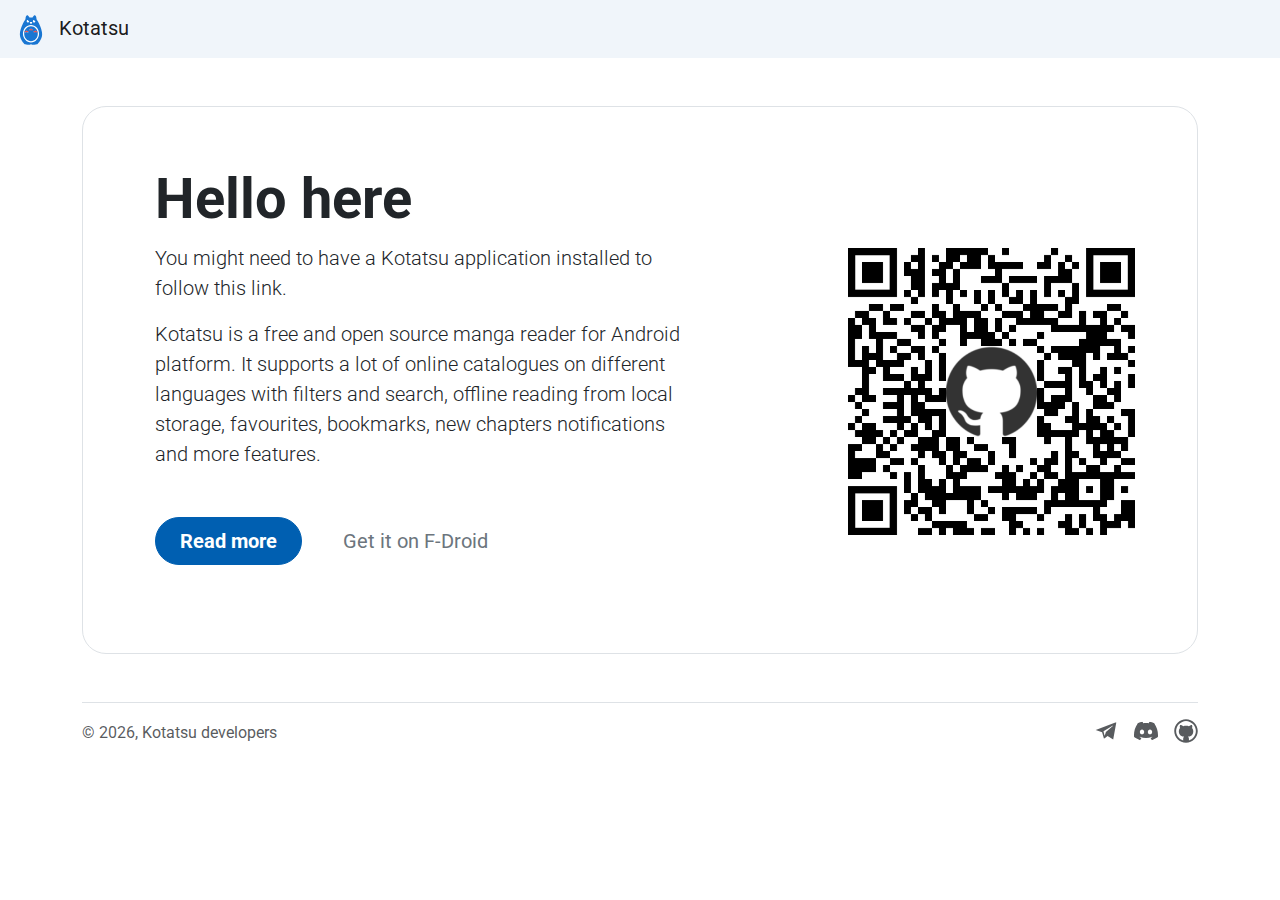
<file: manga.htm>
<!DOCTYPE html>
<html lang="en">
<head>
    <meta charset="utf-8">
    <meta name="viewport" content="width=device-width, initial-scale=1">
    <title>Kotatsu - Manga reader for Android</title>
    <meta name="description" content="Kotatsu free manga reader android app">
    <meta name="keywords" content="Kotatsu android, manga reader, android manga reader app, manga reader apk">
    <meta name="google-site-verification" content="93kb7WZgs5YW4gg26bzuDnDe165jxgqNlnVOR1VwDUM"/>
    <meta name="theme-color" content="#D3E3FF">
    <link rel="apple-touch-icon" sizes="180x180" href="apple-touch-icon.png">
    <link rel="icon" type="image/png" sizes="32x32" href="favicon-32x32.png">
    <link rel="icon" type="image/png" sizes="16x16" href="favicon-16x16.png">
    <link rel="manifest" href="site.webmanifest">
    <link href="css/bootstrap.css" rel="stylesheet">
    <style>
        .bi {
            vertical-align: -.125em;
            opacity: 0.75;
            width: 24px;
            height: 24px;
        }
    </style>
</head>
<body>
<nav id="navbar_main" class="navbar bg-light px-3 sticky-md-top">
	<span class="navbar-brand">
		<img src="img/icon4_retro.svg" alt="kotatsu icon" width="30" class="d-inline-block">
		<span class="ms-2 mt-1">Kotatsu</span>
	</span>
</nav>
<div data-bs-spy="scroll" data-bs-target="#navbar_main" data-bs-root-margin="0px 0px -40%"
     data-bs-smooth-scroll="true" class="container" tabindex="0">
    <section id="section_android"
             class="row p-3 p-md-4 pb-0 pe-lg-0 pt-lg-5 align-items-center m-1 mt-3 m-md-0 mt-md-5 rounded-4 border">
        <div class="col-lg-7 p-3 p-lg-5 pt-lg-3">
            <h1 class="display-4 fw-bold lh-1">Hello here</h1>
            <p class="lead mt-3">You might need to have a Kotatsu application installed to follow this link.</p>
            <p class="lead mt-3">Kotatsu is a free and open source manga reader for Android platform. It supports a lot
                of online catalogues on different languages with filters and search, offline reading from local storage,
                favourites, bookmarks, new chapters notifications and more features.</p>
            <div class="d-grid gap-2 d-md-flex justify-content-md-start mb-md-4 mb-lg-3 mt-3 mt-md-5">
                <a type="button" class="btn btn-primary btn-lg px-4 me-md-2 fw-bold d-none d-md-inline-block"
                   href="https://github.com/KotatsuApp/Kotatsu">Read more
                </a>
                <a type="button" class="btn btn-primary btn-lg px-4 me-md-2 fw-bold d-inline-block d-md-none"
                   href="https://github.com/KotatsuApp/Kotatsu/releases/latest">Download from GitHub
                </a>
                <a class="btn btn-link btn-lg px-4"
                   href="https://f-droid.org/packages/org.koitharu.kotatsu">Get it on F-Droid</a>
            </div>
        </div>
        <div class="d-none d-md-block col-lg-4 offset-lg-1 p-0 overflow-hidden text-center pe-md-4 pe-lg-5">
            <a href="https://github.com/KotatsuApp/Kotatsu/releases/latest">
                <img class="img-fluid" alt="ithub release qr code" src="img/qr-code.png"/>
            </a>
        </div>
    </section>
    <footer class="d-flex flex-wrap justify-content-between align-items-center py-3 my-4 mt-lg-5 border-top">
        <div class="col-md-4 d-flex align-items-center">
            <span class="mb-3 mb-md-0 text-muted">&copy; <script>document.write(new Date().getFullYear())</script>, Kotatsu developers</span>
        </div>

        <ul class="nav col-md-4 justify-content-end list-unstyled d-flex">
            <li class="ms-3">
                <a class="text-muted" target="_blank"
                   href="https://t.me/kotatsuapp" title="Telegram">
                    <img src="img/tg.svg" class="bi" alt="Telegram">
                </a>
            </li>
            <li class="ms-3">
                <a class="text-muted" target="_blank"
                   href="https://discord.gg/NNJ5RgVBC5" title="Discord">
                    <img src="img/discord.svg" class="bi" alt="Discord">
                </a>
            </li>
            <li class="ms-3">
                <a class="text-muted" target="_blank"
                   href="https://github.com/KotatsuApp" title="GitHub">
                    <img src="img/github.svg" class="bi" alt="GitHub">
                </a>
            </li>
        </ul>
    </footer>
</div>

<script src="js/bootstrap.bundle.min.js"></script>
</body>
</html>
</file>
